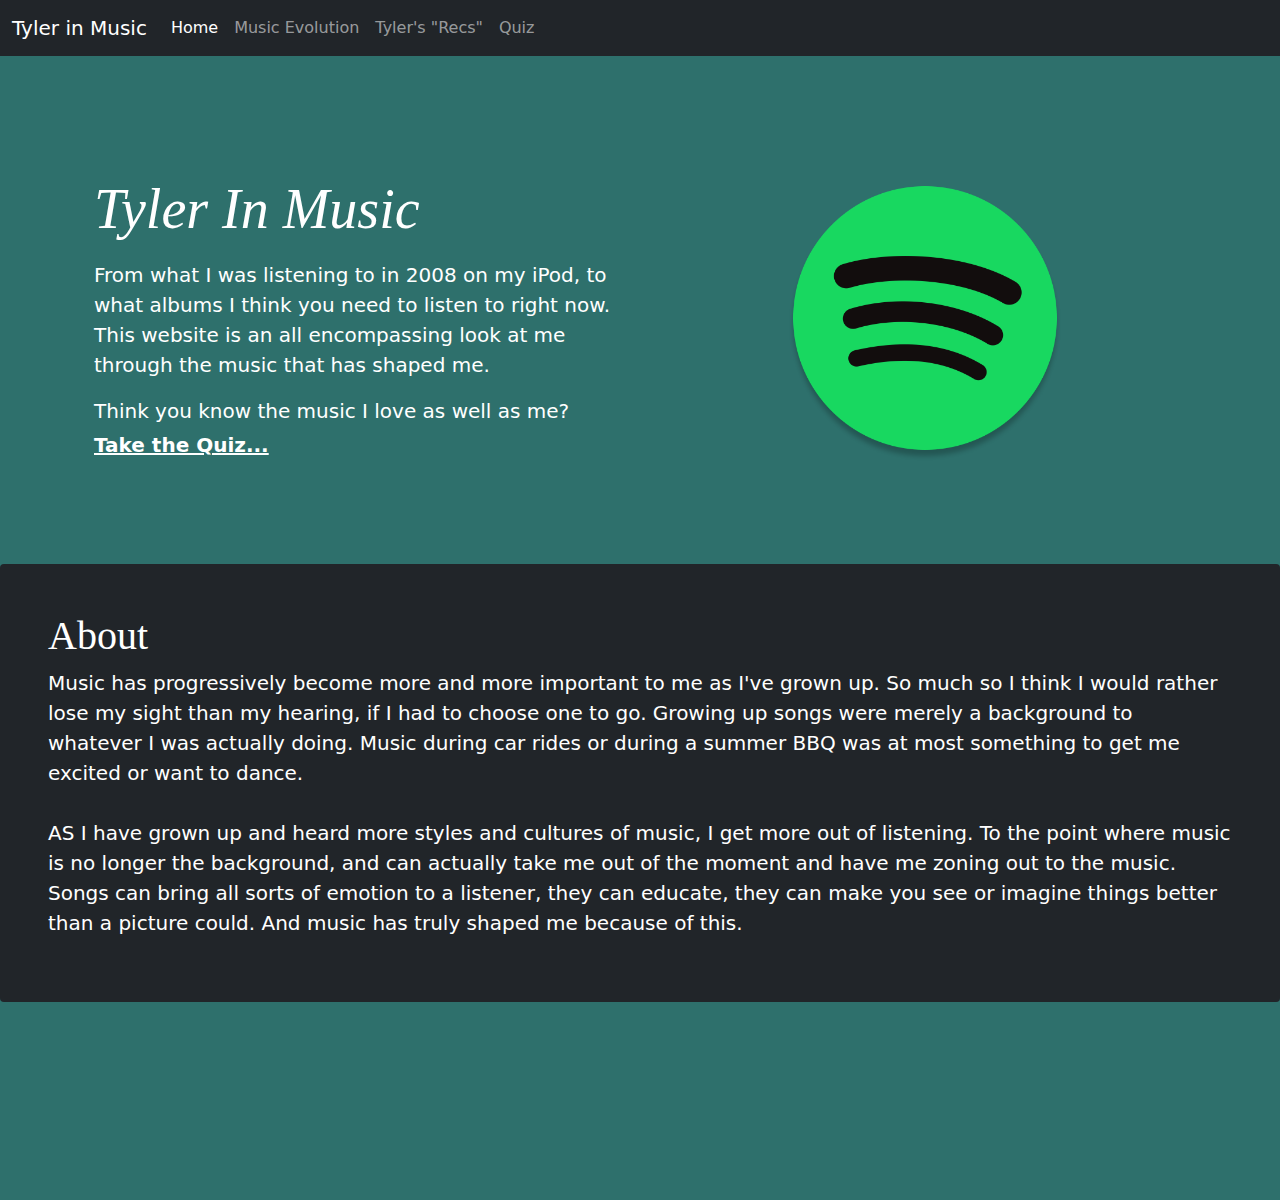
<file: index.html>
<!doctype html>
<html lang="en">
  <head>
    <meta charset="utf-8">
    <meta name="viewport" content="width=device-width, initial-scale=1">
    <meta name="description" content="">
    <meta name="author" content="Mark Otto, Jacob Thornton, and Bootstrap contributors">
    <meta name="generator" content="Hugo 0.88.1">
    <title>Tyler in Music</title>

    <link rel="canonical" href="https://getbootstrap.com/docs/5.1/examples/navbar-fixed/">

    

    <!-- Bootstrap core CSS -->
<link href="bootstrap.min.css" rel="stylesheet">

    <style>
      .bd-placeholder-img {
        font-size: 1.125rem;
        text-anchor: middle;
        -webkit-user-select: none;
        -moz-user-select: none;
        user-select: none;
      }

      @media (min-width: 768px) {
        .bd-placeholder-img-lg {
          font-size: 3.5rem;
        }
      }
    </style>

    
    <!-- Custom styles for this template -->
    <link href="indexStyle.css" rel="stylesheet">
  </head>
  <body>
    
<nav class="navbar navbar-expand-md navbar-dark fixed-top bg-dark">
  <div class="container-fluid">
    <a class="navbar-brand" href="#">Tyler in Music</a>
    <button class="navbar-toggler" type="button" data-bs-toggle="collapse" data-bs-target="#navbarCollapse" aria-controls="navbarCollapse" aria-expanded="false" aria-label="Toggle navigation">
      <span class="navbar-toggler-icon"></span>
    </button>
    <div class="collapse navbar-collapse " id="navbarCollapse">
      <ul class="navbar-nav me-auto mb-2 mb-md-0">
        <li class="nav-item">
          <a class="nav-link active" aria-current="page" href="index.html">Home</a>
        </li>
        <li class="nav-item">
          <a class="nav-link" href="evolution.html">Music Evolution</a>
        </li>
        <li class="nav-item">
          <a class="nav-link" href="recs.html">Tyler's "Recs"</a>
        </li>
		<li class="nav-item">
          <a class="nav-link" href="quiz.html">Quiz</a>
        </li>
      </ul>
    </div>
  </div>
</nav>

  <div class="container col-xxl-8 px-4 py-5">
    <div class="row flex-lg-row-reverse align-items-center g-5 py-5">
      <div class="col-10 col-sm-8 col-lg-6">
		<div class="image-container">
			<a href="https://open.spotify.com/user/peeweevle-us"><img src="media/spotify.png" class="d-block mx-lg-auto img-fluid" alt="Bootstrap Themes" width="300" height="300" loading="lazy"></a>
		</div>
      </div>
      <div class="col-lg-6">
        <h1 class="display-4 fst-italic">Tyler In Music</h1>        
		<p class="lead my-3">From what I was listening to in 2008 on my iPod, to what albums I think you need to listen to right now. This website is an all encompassing look at me through the music that has shaped me.</p>   
		<p class="lead my-1">Think you know the music I love as well as me?</p>
		<p class="lead mb-0"><a href="quiz.html" class="text-white fw-bold">Take the Quiz...</a></p>		
      </div>
    </div>
  </div>

  <div class="bg-dark p-5 rounded">
    <h1>About</h1>
    <p class="lead">Music has progressively become more and more important to me as I've grown up. So much so I think I would rather lose my sight than my hearing, if I had to choose one to go. Growing up songs were merely a background to whatever I was actually doing. Music during car rides or during a summer BBQ was at most something to get me excited or want to dance. <br><br>AS I have grown up and heard more styles and cultures of music, I get more out of listening. To the point where music is no longer the background, and can actually take me out of the moment and have me zoning out to the music. Songs can bring all sorts of emotion to a listener, they can educate, they can make you see or imagine things better than a picture could. And music has truly shaped me because of this. </p>
  </div>
  
</main>


    <script src=""></script>

      
  </body>
</html>
</file>
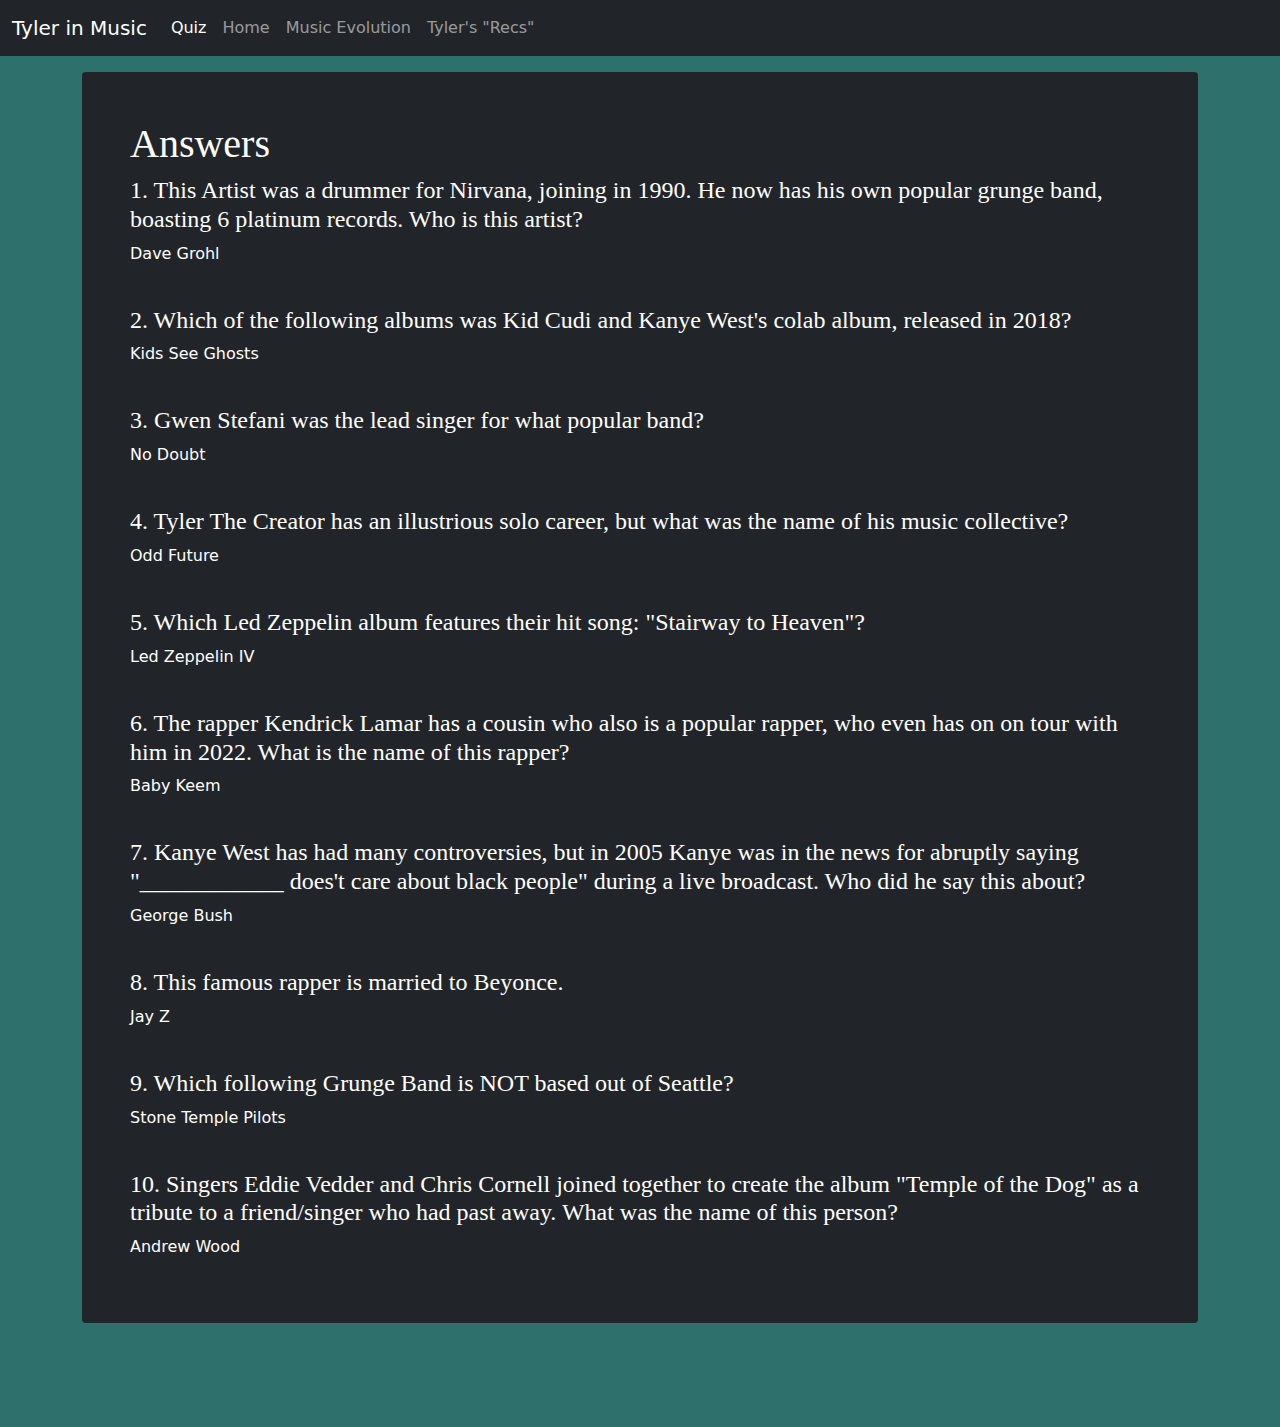
<file: answers.html>
<!doctype html>

<html lang="en">
  <head>
    <meta charset="utf-8">
    <meta name="viewport" content="width=device-width, initial-scale=1">
    <title>Tyler in Music</title>


    

    <!-- Bootstrap core CSS -->
<link href="bootstrap.min.css" rel="stylesheet">

    <style>
      .bd-placeholder-img {
        font-size: 1.125rem;
        text-anchor: middle;
        -webkit-user-select: none;
        -moz-user-select: none;
        user-select: none;
      }

      @media (min-width: 768px) {
        .bd-placeholder-img-lg {
          font-size: 3.5rem;
        }
      }
    </style>

    
    <!-- Custom styles for this template -->
    <link href="quizStyle.css" rel="stylesheet">
  </head>
  <body>
    
<nav class="navbar navbar-expand-md navbar-dark fixed-top bg-dark">
  <div class="container-fluid">
    <a class="navbar-brand" href="#">Tyler in Music</a>
    <button class="navbar-toggler" type="button" data-bs-toggle="collapse" data-bs-target="#navbarCollapse" aria-controls="navbarCollapse" aria-expanded="false" aria-label="Toggle navigation">
      <span class="navbar-toggler-icon"></span>
    </button>
    <div class="collapse navbar-collapse " id="navbarCollapse">
      <ul class="navbar-nav me-auto mb-2 mb-md-0">
        <li class="nav-item">
          <a class="nav-link active" aria-current="page" href="quiz.html">Quiz</a>
        </li>
		<li class="nav-item">
          <a class="nav-link" href="index.html">Home</a>
        </li>
        <li class="nav-item">
          <a class="nav-link" href="evolution.html">Music Evolution</a>
        </li>
        <li class="nav-item">
          <a class="nav-link" href="recs.html">Tyler's "Recs"</a>
        </li>
      </ul>
    </div>
  </div>
</nav>

<main class="container">
	<div class="bg-dark p-5 rounded">
		<h1>Answers</h1>
    	<h4>1. This Artist was a drummer for Nirvana, joining in 1990. He now has his own popular grunge band, boasting 6 platinum records. Who is this artist? </h4>
		<p id="answer">Dave Grohl</p>
		<br>
		<h4>2. Which of the following albums was Kid Cudi and Kanye West's colab album, released in 2018? </h4>
		<p id="answer">Kids See Ghosts</p>
		<br>
		<h4>3. Gwen Stefani was the lead singer for what popular band? </h4>
		<p id="answer">No Doubt</p>
		<br>
		<h4>4. Tyler The Creator has an illustrious solo career, but what was the name of his music collective? </h4>
		<p id="answer">Odd Future</p>
		<br>
		<h4>5. Which Led Zeppelin album features their hit song: "Stairway to Heaven"? </h4>
		<p id="answer">Led Zeppelin IV</p>
		<br>
		<h4>6. The rapper Kendrick Lamar has a cousin who also is a popular rapper, who even has on on tour with him in 2022. What is the name of this rapper? </h4>
		<p id="answer">Baby Keem</p>
		<br>
		<h4>7. Kanye West has had many controversies, but in 2005 Kanye was in the news for abruptly saying "____________ does't care about black people" during a live broadcast. Who did he say this about? </h4>
		<p id="answer">George Bush</p>
		<br>
		<h4>8. This famous rapper is married to Beyonce. </h4>
		<p id="answer">Jay Z</p>
		<br>
		<h4>9. Which following Grunge Band is NOT based out of Seattle? </h4>
		<p id="answer">Stone Temple Pilots</p>
		<br>
		<h4>10. Singers Eddie Vedder and Chris Cornell joined together to create the album "Temple of the Dog" as a tribute to a friend/singer who had past away. What was the name of this person? </h4>
		<p id="answer">Andrew Wood</p>
	</div>
	
</main>

<script src="quizScripts.js"></script>

      
  </body>
</html>
</file>
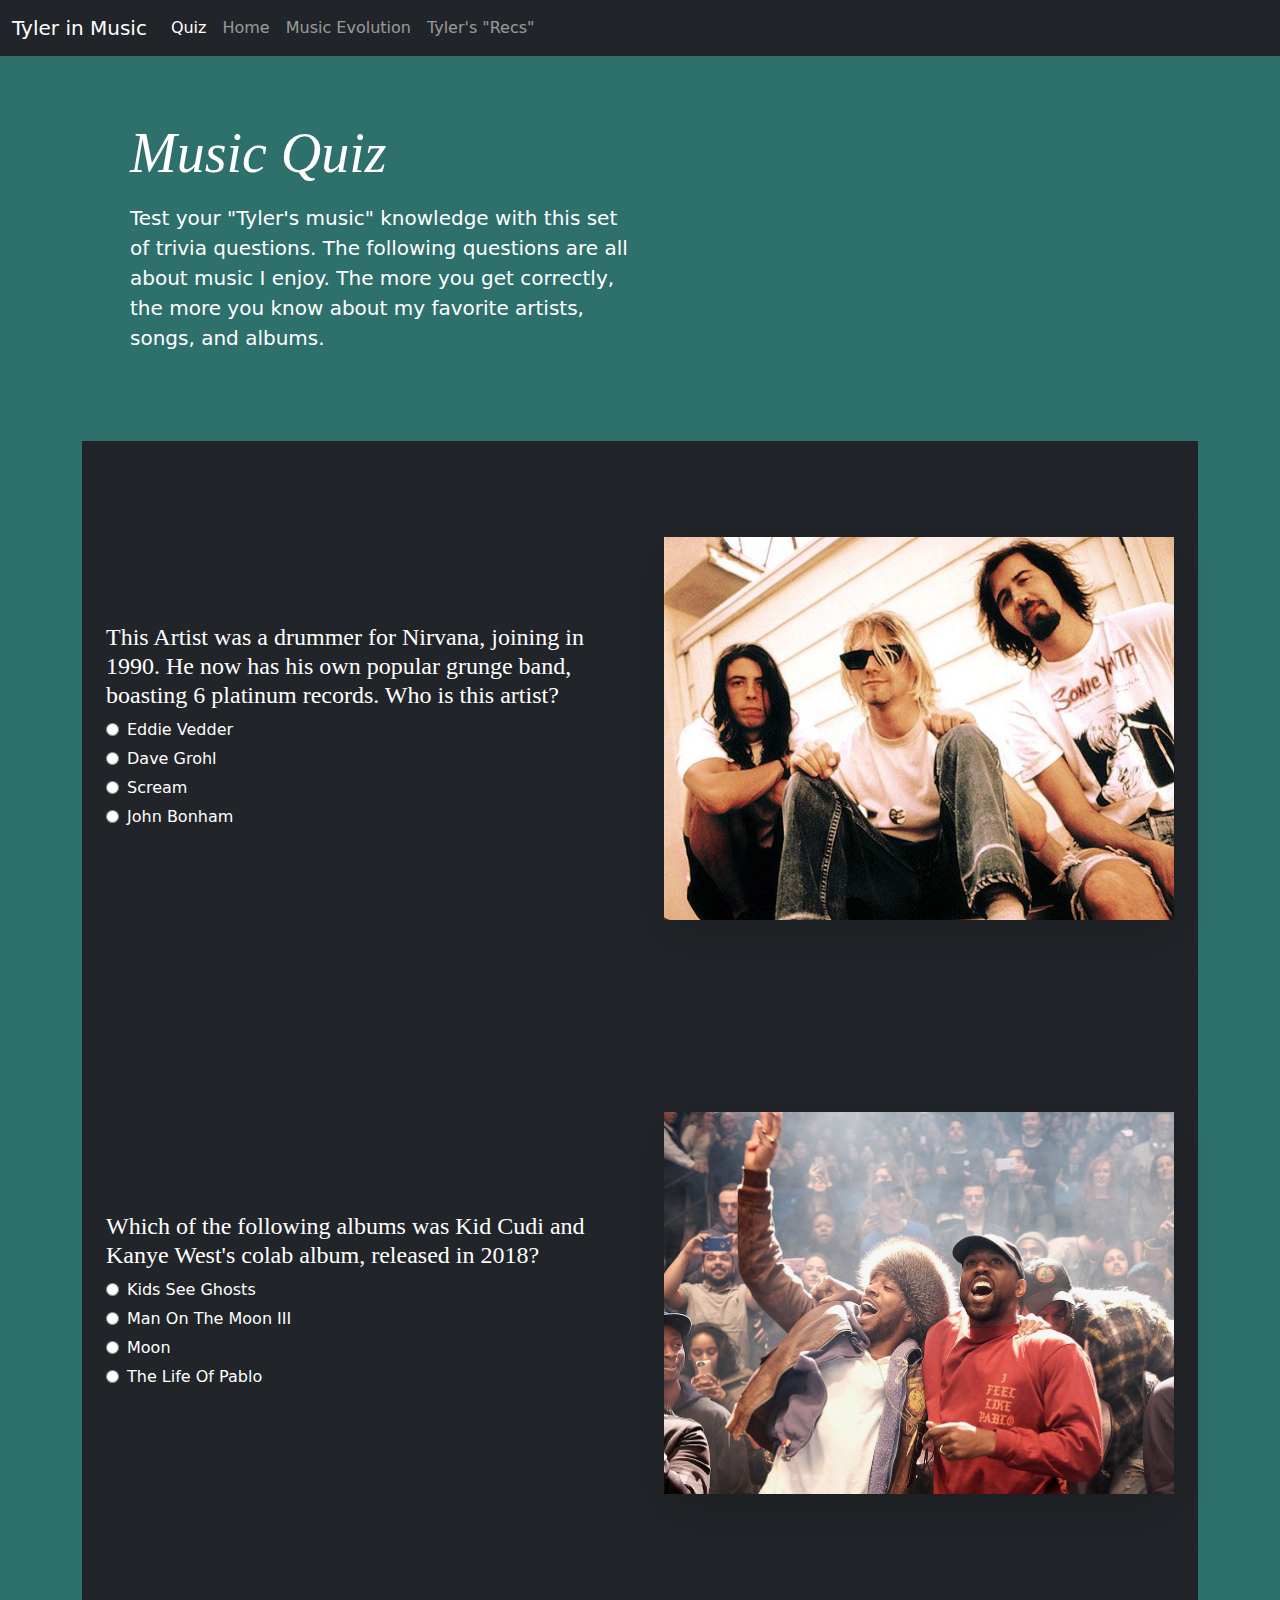
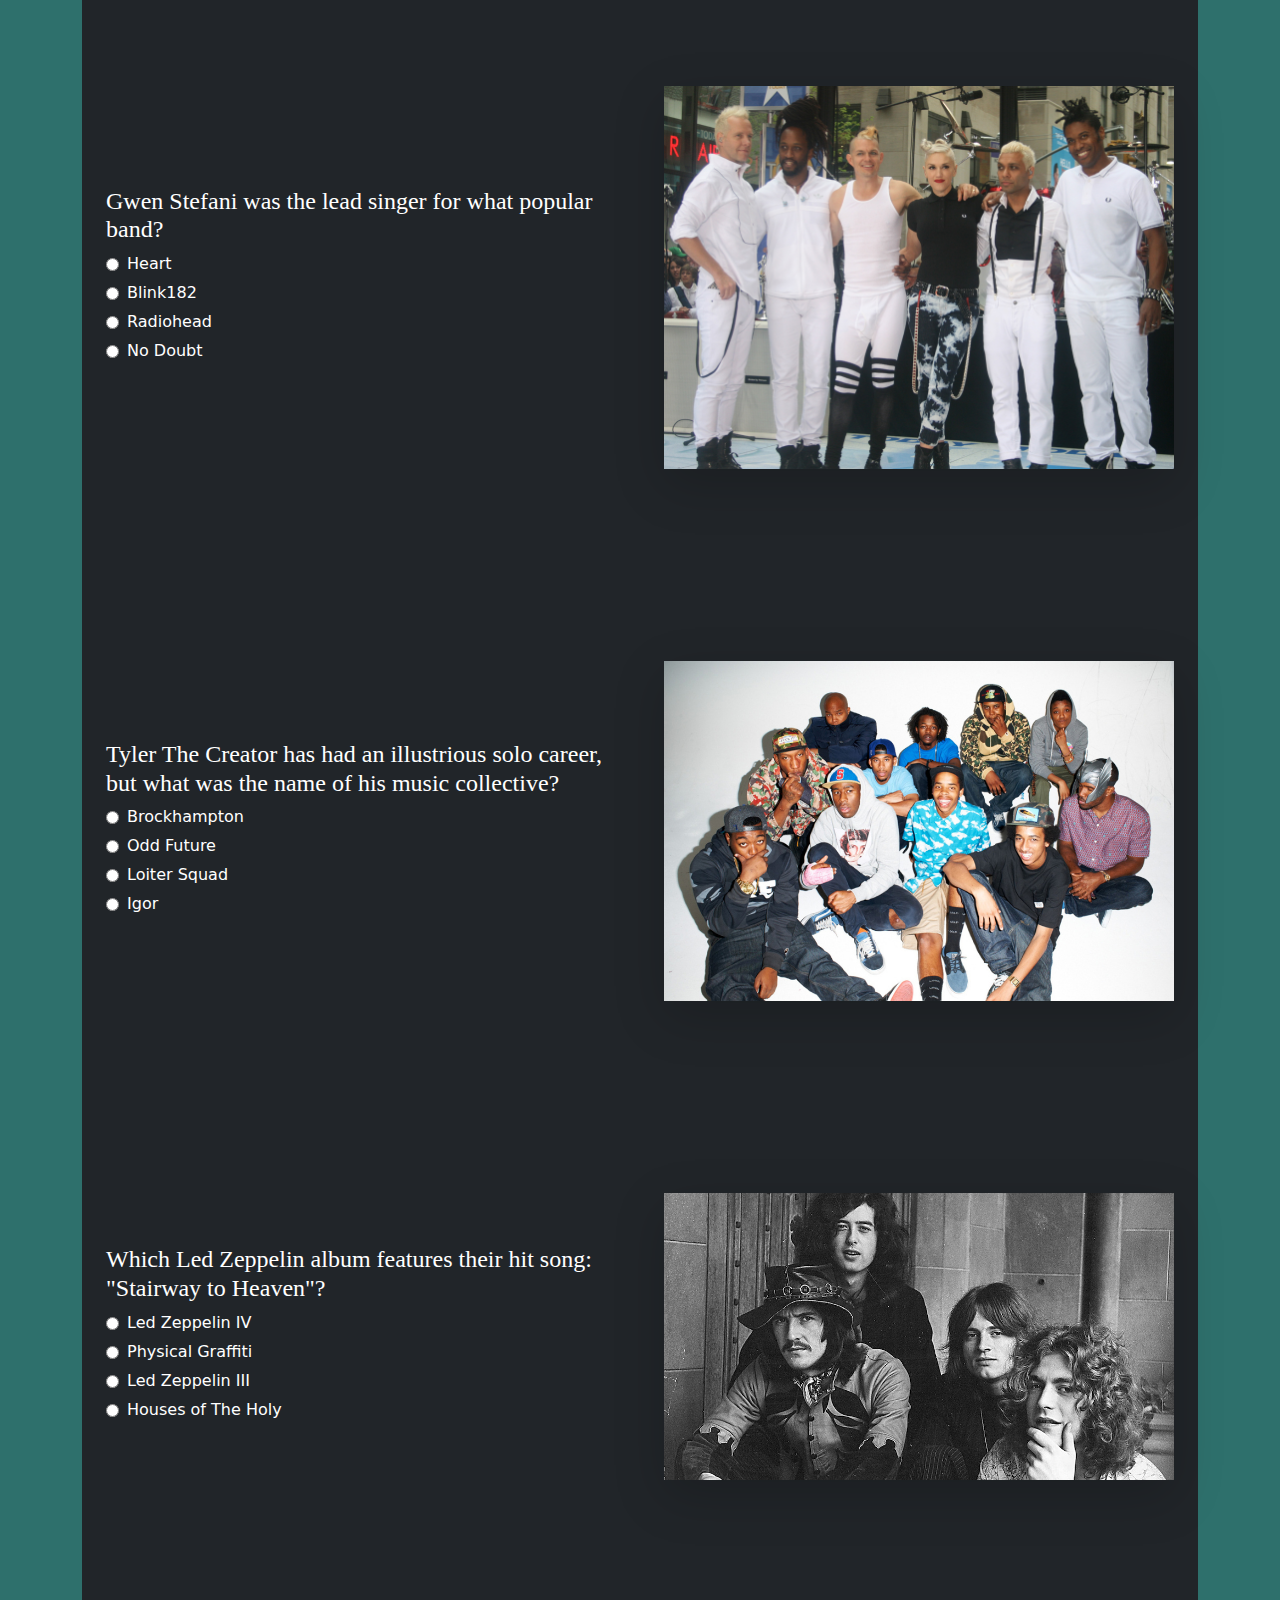
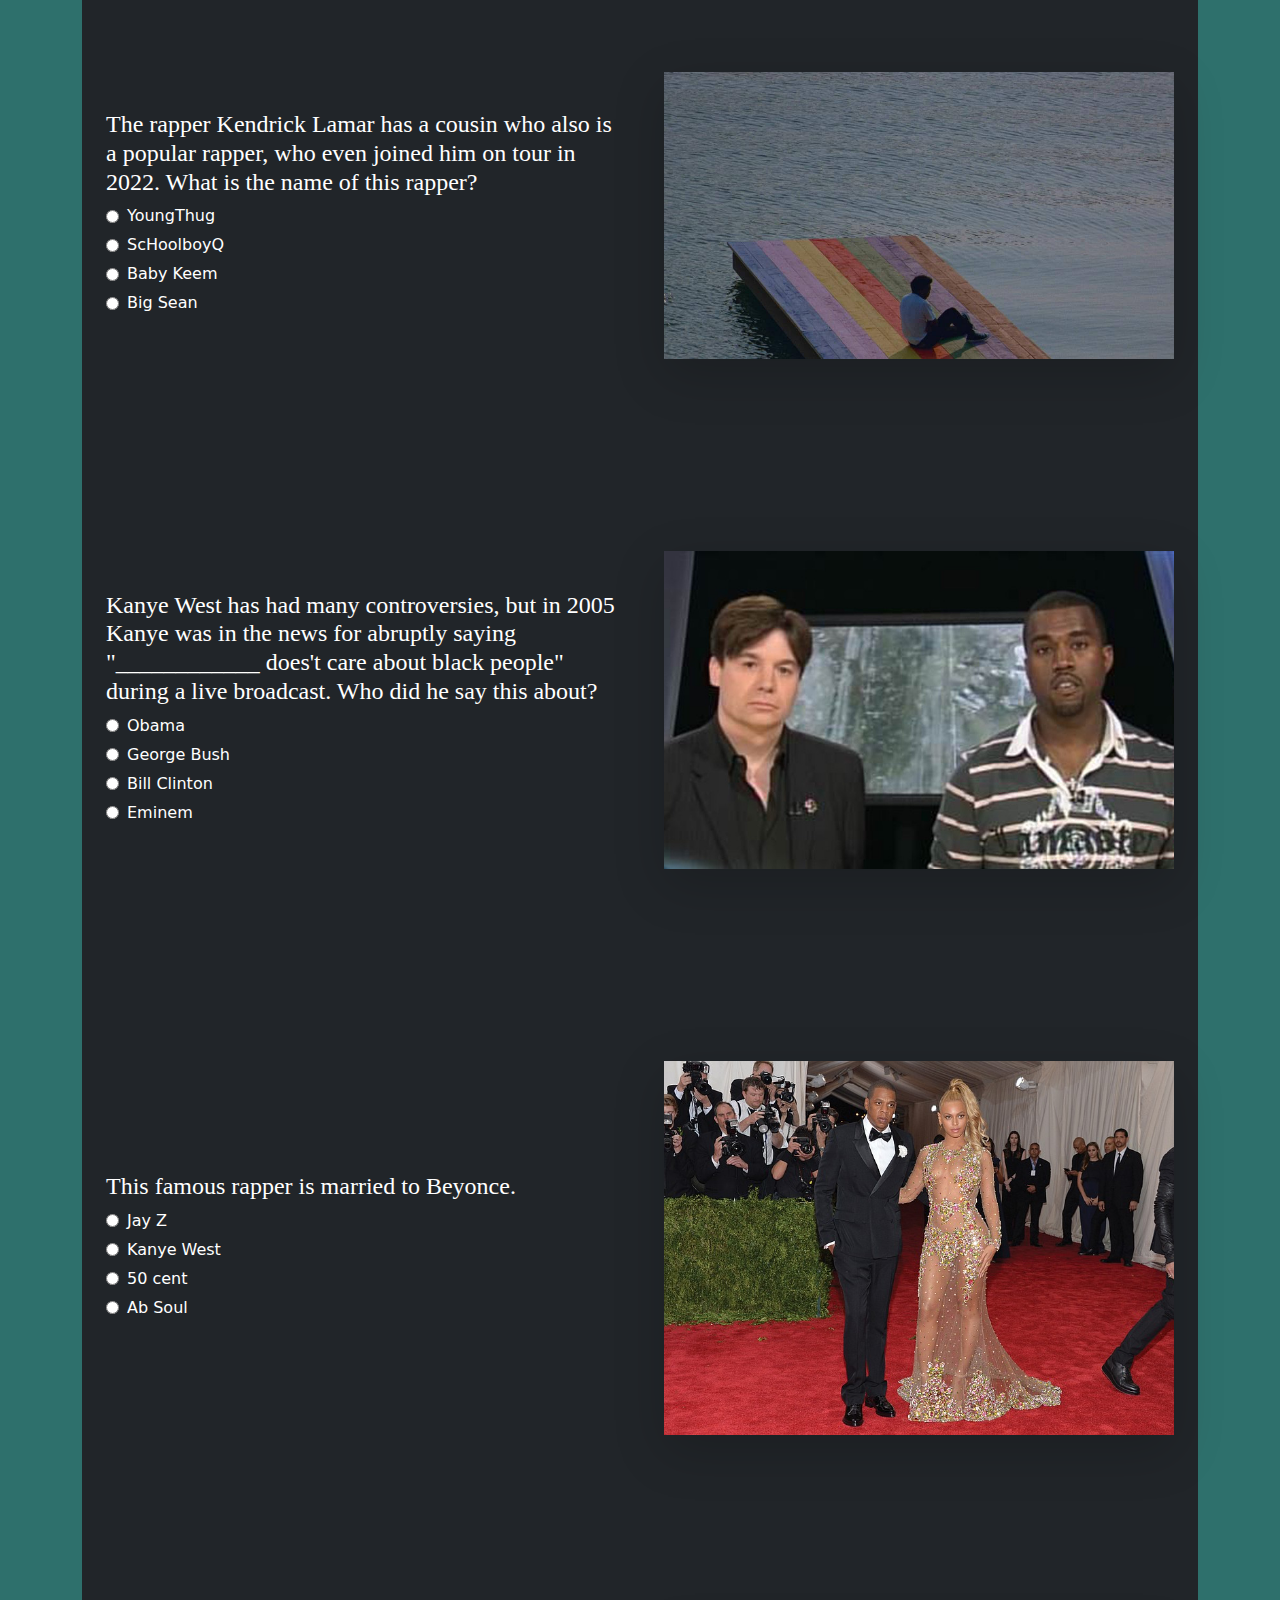
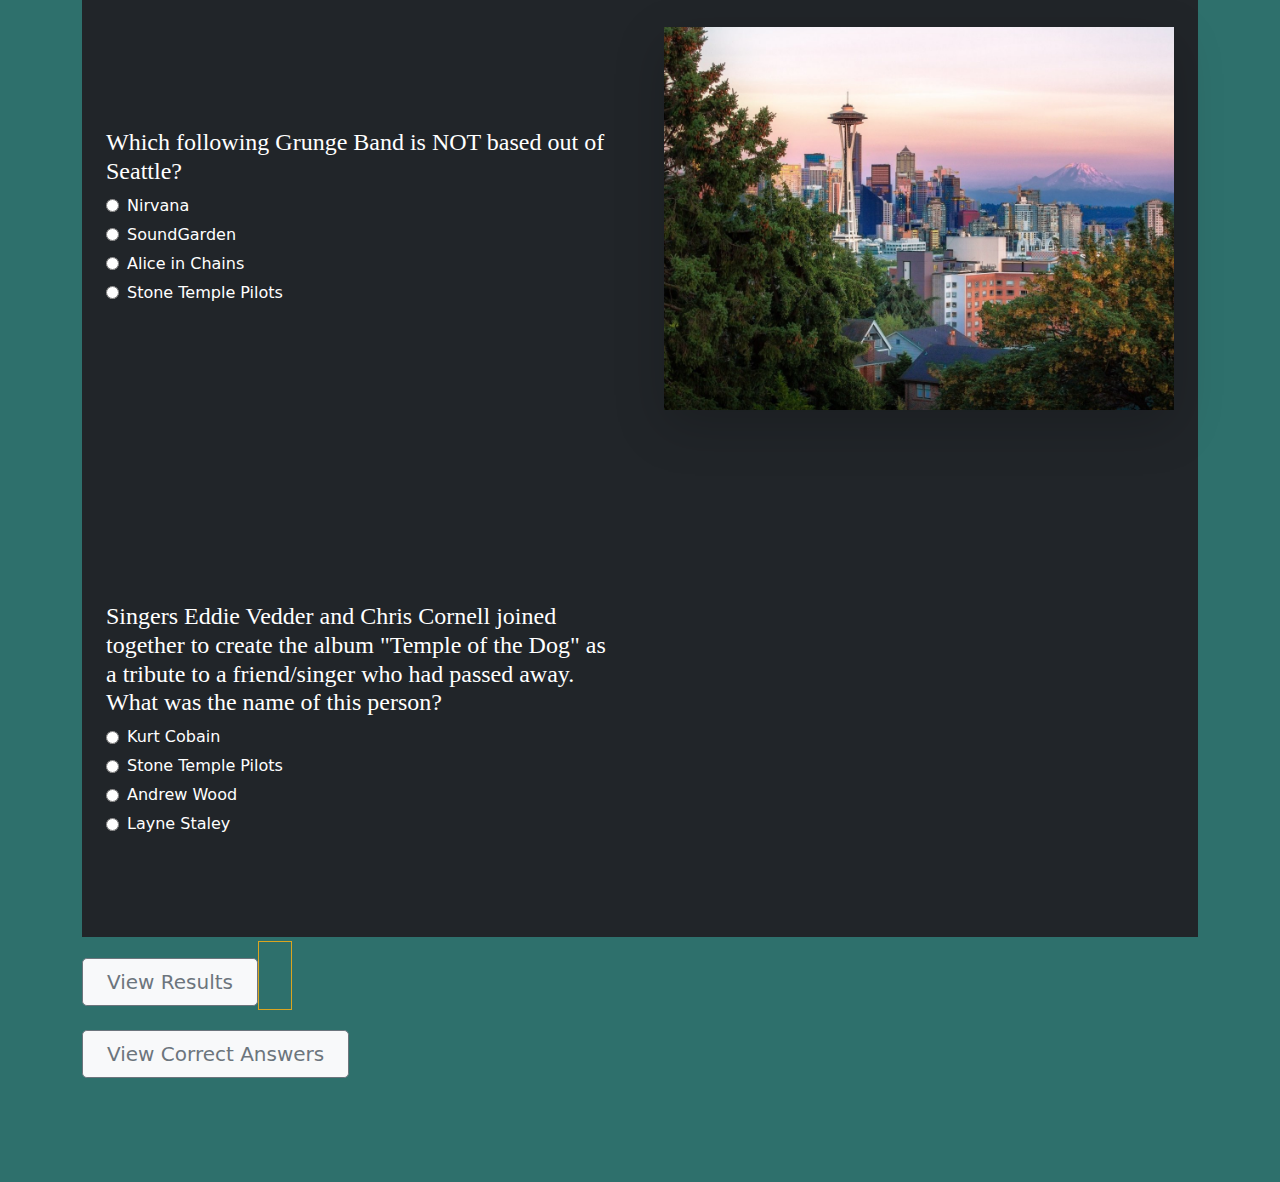
<file: quiz.html>
<!doctype html>

<html lang="en">
  <head>
    <meta charset="utf-8">
    <meta name="viewport" content="width=device-width, initial-scale=1">
    <title>Tyler in Music</title>


    

    <!-- Bootstrap core CSS -->
<link href="bootstrap.min.css" rel="stylesheet">

    <style>
      .bd-placeholder-img {
        font-size: 1.125rem;
        text-anchor: middle;
        -webkit-user-select: none;
        -moz-user-select: none;
        user-select: none;
      }

      @media (min-width: 768px) {
        .bd-placeholder-img-lg {
          font-size: 3.5rem;
        }
      }
    </style>

    
    <!-- Custom styles for this template -->
    <link href="quizStyle.css" rel="stylesheet">
  </head>
  <body>
    
<nav class="navbar navbar-expand-md navbar-dark fixed-top bg-dark">
  <div class="container-fluid">
    <a class="navbar-brand" href="#">Tyler in Music</a>
    <button class="navbar-toggler" type="button" data-bs-toggle="collapse" data-bs-target="#navbarCollapse" aria-controls="navbarCollapse" aria-expanded="false" aria-label="Toggle navigation">
      <span class="navbar-toggler-icon"></span>
    </button>
    <div class="collapse navbar-collapse " id="navbarCollapse">
      <ul class="navbar-nav me-auto mb-2 mb-md-0">
        <li class="nav-item">
          <a class="nav-link active" aria-current="page" href="quiz.html">Quiz</a>
        </li>
		<li class="nav-item">
          <a class="nav-link" href="index.html">Home</a>
        </li>
        <li class="nav-item">
          <a class="nav-link" href="evolution.html">Music Evolution</a>
        </li>
        <li class="nav-item">
          <a class="nav-link" href="recs.html">Tyler's "Recs"</a>
        </li>
      </ul>
    </div>
  </div>
</nav>
  
  <main class="container">
  <div class="p-4 p-md-5 mb-4 text-white rounded">
    <div class="col-md-6 px-0">
      <h1 class="display-4 fst-italic">Music Quiz</h1>
      <p class="lead my-3">Test your "Tyler's music" knowledge with this set of trivia questions. The following questions are all about music I enjoy. The more you get correctly, the more you know about my favorite artists, songs, and albums.</p>
    </div>
  </div>
  
  
  <ul class="quiz">
  
    	<li>
			<div class="container col-xxl-8 px-4 py-5 bg-dark">
				<div class="row flex-lg-row-reverse align-items-center g-5 py-5">
					<div class="col-10 col-sm-8 col-lg-6">
						<img src="media/nirv.jpeg" class="d-block mx-lg-auto img-fluid shadow-lg" alt="Bootstrap Themes" loading="lazy" id="tour"> 
					</div>
					<div class="col-lg-6">
						<h4>This Artist was a drummer for Nirvana, joining in 1990. He now has his own popular grunge band, boasting 6 platinum records. Who is this artist?</h4>
						<ul class="choices">
							<li>
								<label><input type="radio" name="question0" value="A" /><span>Eddie Vedder</span></label>
							</li>
							<li>
								<label><input type="radio" name="question0" value="B" /><span>Dave Grohl</span></label>
							</li>
							<li>
								<label><input type="radio" name="question0" value="C" /><span>Scream</span></label>
							</li>
							<li>
								<label><input type="radio" name="question0" value="D" /><span>John Bonham</span></label>
							</li>
						</ul>
					</div>
				</div>
			</div>
		</li>
    	<li>
			<div class="container col-xxl-8 px-4 py-5 bg-dark">
				<div class="row flex-lg-row-reverse align-items-center g-5 py-5">
					<div class="col-10 col-sm-8 col-lg-6">
						<img src="media/kidkanye.jpeg" class="d-block mx-lg-auto img-fluid shadow-lg" alt="Bootstrap Themes" loading="lazy" id="tour"> 
					</div>
					<div class="col-lg-6">
						<h4>Which of the following albums was Kid Cudi and Kanye West's colab album, released in 2018?</h4>
						<ul class="choices">
							<li>
								<label><input type="radio" name="question1" value="A" /><span>Kids See Ghosts</span></label>
							</li>
							<li>
								<label><input type="radio" name="question1" value="B" /><span>Man On The Moon III</span></label>
							</li>
							<li>
								<label><input type="radio" name="question1" value="C" /><span>Moon</span></label>
							</li>
							<li>
								<label><input type="radio" name="question1" value="D" /><span>The Life Of Pablo</span></label>
							</li>
						</ul>
					</div>
				</div>
			</div>
  		</li>
    	<li>
			<div class="container col-xxl-8 px-4 py-5 bg-dark">
				<div class="row flex-lg-row-reverse align-items-center g-5 py-5">
					<div class="col-10 col-sm-8 col-lg-6">
						<img src="media/nodoubt.jpeg" class="d-block mx-lg-auto img-fluid shadow-lg" alt="Bootstrap Themes" loading="lazy" id="tour"> 
					</div>
					<div class="col-lg-6">
						<h4>Gwen Stefani was the lead singer for what popular band?</h4>
						<ul class="choices">
							<li>
								<label><input type="radio" name="question2" value="A" /><span>Heart</span></label>
							</li>
							<li>
								<label><input type="radio" name="question2" value="B" /><span>Blink182</span></label>
							</li>
							<li>
								<label><input type="radio" name="question2" value="C" /><span>Radiohead</span></label>
							</li>
							<li>
								<label><input type="radio" name="question2" value="D" /><span>No Doubt</span></label>
							</li>
						</ul>
					</div>
				</div>
			</div>
		</li>
    	<li>
			<div class="container col-xxl-8 px-4 py-5 bg-dark">
				<div class="row flex-lg-row-reverse align-items-center g-5 py-5">
					<div class="col-10 col-sm-8 col-lg-6">
						<img src="media/of.jpeg" class="d-block mx-lg-auto img-fluid shadow-lg" alt="Bootstrap Themes" loading="lazy" id="tour"> 
					</div>
					<div class="col-lg-6">
						<h4>Tyler The Creator has had an illustrious solo career, but what was the name of his music collective?</h4>
						<ul class="choices">
							<li>
								<label><input type="radio" name="question3" value="A" /><span>Brockhampton</span></label>
							</li>
							<li>
								<label><input type="radio" name="question3" value="B" /><span>Odd Future</span></label>
							</li>
							<li>
								<label><input type="radio" name="question3" value="C" /><span>Loiter Squad</span></label>
							</li>
							<li>
								<label><input type="radio" name="question3" value="D" /><span>Igor</span></label>
							</li>
						</ul>
					</div>
				</div>
			</div>
  		</li>
    	<li>
			<div class="container col-xxl-8 px-4 py-5 bg-dark">
				<div class="row flex-lg-row-reverse align-items-center g-5 py-5">
					<div class="col-10 col-sm-8 col-lg-6">
						<img src="media/led.jpeg" class="d-block mx-lg-auto img-fluid shadow-lg" alt="Bootstrap Themes" loading="lazy" id="tour"> 
					</div>
					<div class="col-lg-6">
						<h4>Which Led Zeppelin album features their hit song: "Stairway to Heaven"?</h4>
						<ul class="choices">
							<li>
								<label><input type="radio" name="question4" value="A" /><span>Led Zeppelin IV</span></label>
							</li>
							<li>
								<label><input type="radio" name="question4" value="B" /><span>Physical Graffiti</span></label>
							</li>
							<li>
								<label><input type="radio" name="question4" value="C" /><span>Led Zeppelin III</span></label>
							</li>
							<li>
								<label><input type="radio" name="question4" value="D" /><span>Houses of The Holy</span></label>
							</li>
						</ul>
					</div>
				</div>
			</div>
  		</li>
    	<li>
			<div class="container col-xxl-8 px-4 py-5 bg-dark">
				<div class="row flex-lg-row-reverse align-items-center g-5 py-5">
					<div class="col-10 col-sm-8 col-lg-6">
						<img src="media/keem.jpeg" class="d-block mx-lg-auto img-fluid shadow-lg" alt="Bootstrap Themes" loading="lazy" id="tour"> 
					</div>
					<div class="col-lg-6">
						<h4>The rapper Kendrick Lamar has a cousin who also is a popular rapper, who even joined him on tour in 2022. What is the name of this rapper?</h4>
						<ul class="choices">
							<li>
								<label><input type="radio" name="question5" value="A" /><span>YoungThug</span></label>
							</li>
							<li>
								<label><input type="radio" name="question5" value="B" /><span>ScHoolboyQ</span></label>
							</li>
							<li>
								<label><input type="radio" name="question5" value="C" /><span>Baby Keem</span></label>
							</li>
							<li>
								<label><input type="radio" name="question5" value="D" /><span>Big Sean</span></label>
							</li>
						</ul>
					</div>
				</div>
			</div>
  		</li>
    	<li>
			<div class="container col-xxl-8 px-4 py-5 bg-dark">
				<div class="row flex-lg-row-reverse align-items-center g-5 py-5">
					<div class="col-10 col-sm-8 col-lg-6">
						<img src="media/kgb.jpeg" class="d-block mx-lg-auto img-fluid shadow-lg" alt="Bootstrap Themes" loading="lazy" id="tour"> 
					</div>
					<div class="col-lg-6">
						<h4>Kanye West has had many controversies, but in 2005 Kanye was in the news for abruptly saying "____________ does't care about black people" during a live broadcast. Who did he say this about?</h4>
						<ul class="choices">
							<li>
								<label><input type="radio" name="question6" value="A" /><span>Obama</span></label>
							</li>
							<li>
								<label><input type="radio" name="question6" value="B" /><span>George Bush</span></label>
							</li>
							<li>
								<label><input type="radio" name="question6" value="C" /><span>Bill Clinton</span></label>
							</li>
							<li>
								<label><input type="radio" name="question6" value="D" /><span>Eminem</span></label>
							</li>
						</ul>
					</div>
				</div>
			</div>
  		</li>
    	<li>
			<div class="container col-xxl-8 px-4 py-5 bg-dark">
				<div class="row flex-lg-row-reverse align-items-center g-5 py-5">
					<div class="col-10 col-sm-8 col-lg-6">
						<img src="media/jayz.jpeg" class="d-block mx-lg-auto img-fluid shadow-lg" alt="Bootstrap Themes" loading="lazy" id="tour"> 
					</div>
					<div class="col-lg-6">
						<h4>This famous rapper is married to Beyonce.</h4>
						<ul class="choices">
							<li>
								<label><input type="radio" name="question7" value="A" /><span>Jay Z</span></label>
							</li>
							<li>
								<label><input type="radio" name="question7" value="B" /><span>Kanye West</span></label>
							</li>
							<li>
								<label><input type="radio" name="question7" value="C" /><span>50 cent</span></label>
							</li>
							<li>
								<label><input type="radio" name="question7" value="D" /><span>Ab Soul</span></label>
							</li>
						</ul>
					</div>
				</div>
			</div>
  		</li>
    	<li>
			<div class="container col-xxl-8 px-4 py-5 bg-dark">
				<div class="row flex-lg-row-reverse align-items-center g-5 py-5">
					<div class="col-10 col-sm-8 col-lg-6">
						<img src="media/seatt.jpeg" class="d-block mx-lg-auto img-fluid shadow-lg" alt="Bootstrap Themes" loading="lazy" id="tour"> 
					</div>
					<div class="col-lg-6">
						<h4>Which following Grunge Band is NOT based out of Seattle?</h4>
						<ul class="choices">
							<li>
								<label><input type="radio" name="question8" value="A" /><span>Nirvana</span></label>
							</li>
							<li>
								<label><input type="radio" name="question8" value="B" /><span>SoundGarden</span></label>
							</li>
							<li>
								<label><input type="radio" name="question8" value="C" /><span>Alice in Chains</span></label>
							</li>
							<li>
								<label><input type="radio" name="question8" value="D" /><span>Stone Temple Pilots</span></label>
							</li>
						</ul>
					</div>
				</div>
			</div>
		</li>
    	<li>
			<div class="container col-xxl-8 px-4 py-5 bg-dark">
				<div class="row flex-lg-row-reverse align-items-center g-5 py-5">
					<div class="col-10 col-sm-8 col-lg-6">
						<img src="media/totd.jpeg" class="d-block mx-lg-auto img-fluid shadow-lg" alt="Bootstrap Themes" loading="lazy" id="tour"> 
					</div>
					<div class="col-lg-6">
						<h4>Singers Eddie Vedder and Chris Cornell joined together to create the album "Temple of the Dog" as a tribute to a friend/singer who had passed away. What was the name of this person?</h4>
						<ul class="choices">
							<li>
								<label><input type="radio" name="question9" value="A" /><span>Kurt Cobain</span></label>
							</li>
							<li>
								<label><input type="radio" name="question9" value="B" /><span>Stone Temple Pilots</span></label>
							</li>
							<li>
								<label><input type="radio" name="question9" value="C" /><span>Andrew Wood</span></label>
							</li>
							<li>
								<label><input type="radio" name="question9" value="D" /><span>Layne Staley</span></label>
							</li>
						</ul>
					</div>
				</div>
			</div>
		</li>
	</ul>
	
	<button class="btn btn-outline-secondary btn-lg px-4 bg-light" onclick="returnScore()">View Results</button>
	<span id="myresults" class="my-results" style="font-size: 30px;"></span>
	  
	<br>
	<br>
	<a href="answers.html" class="btn btn-outline-secondary btn-lg px-4 bg-light">View Correct Answers</a>
	  
</main>

<script src="quizScripts.js"></script>

  </body>
</html>
</file>
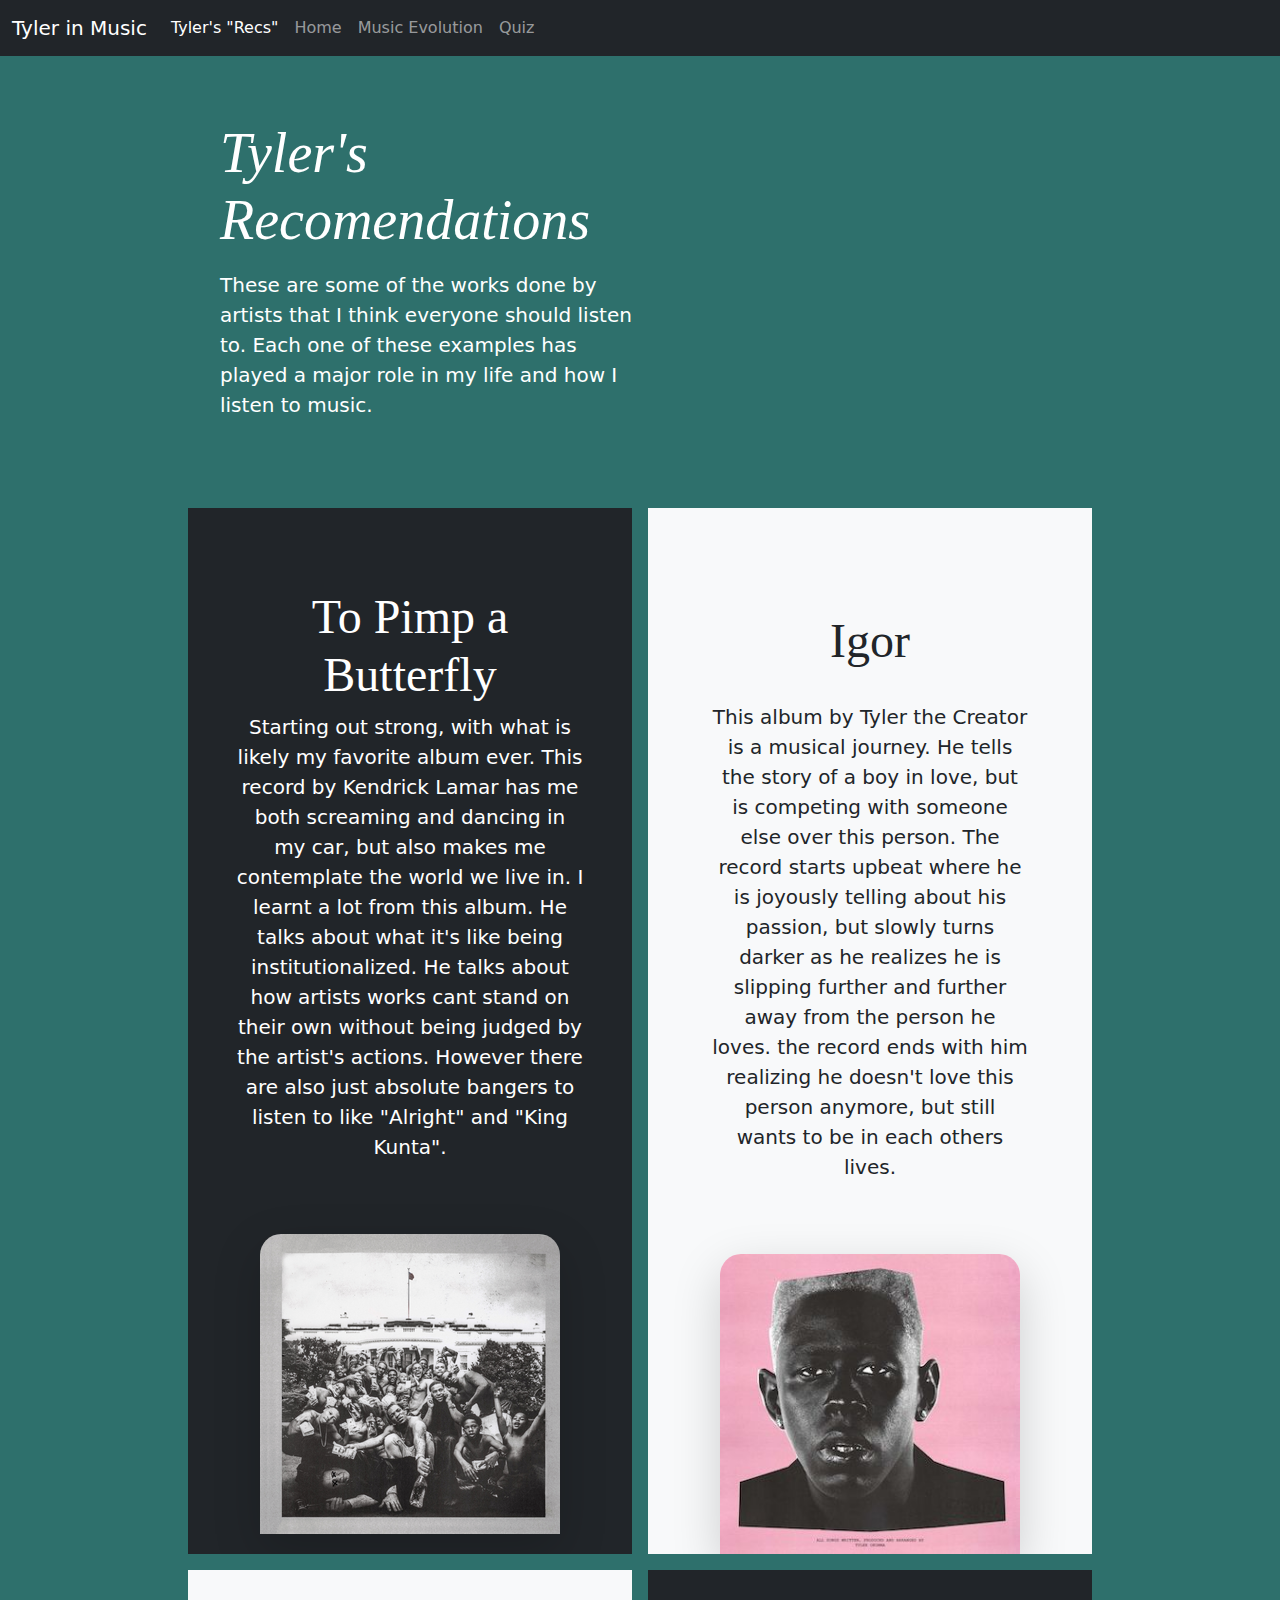
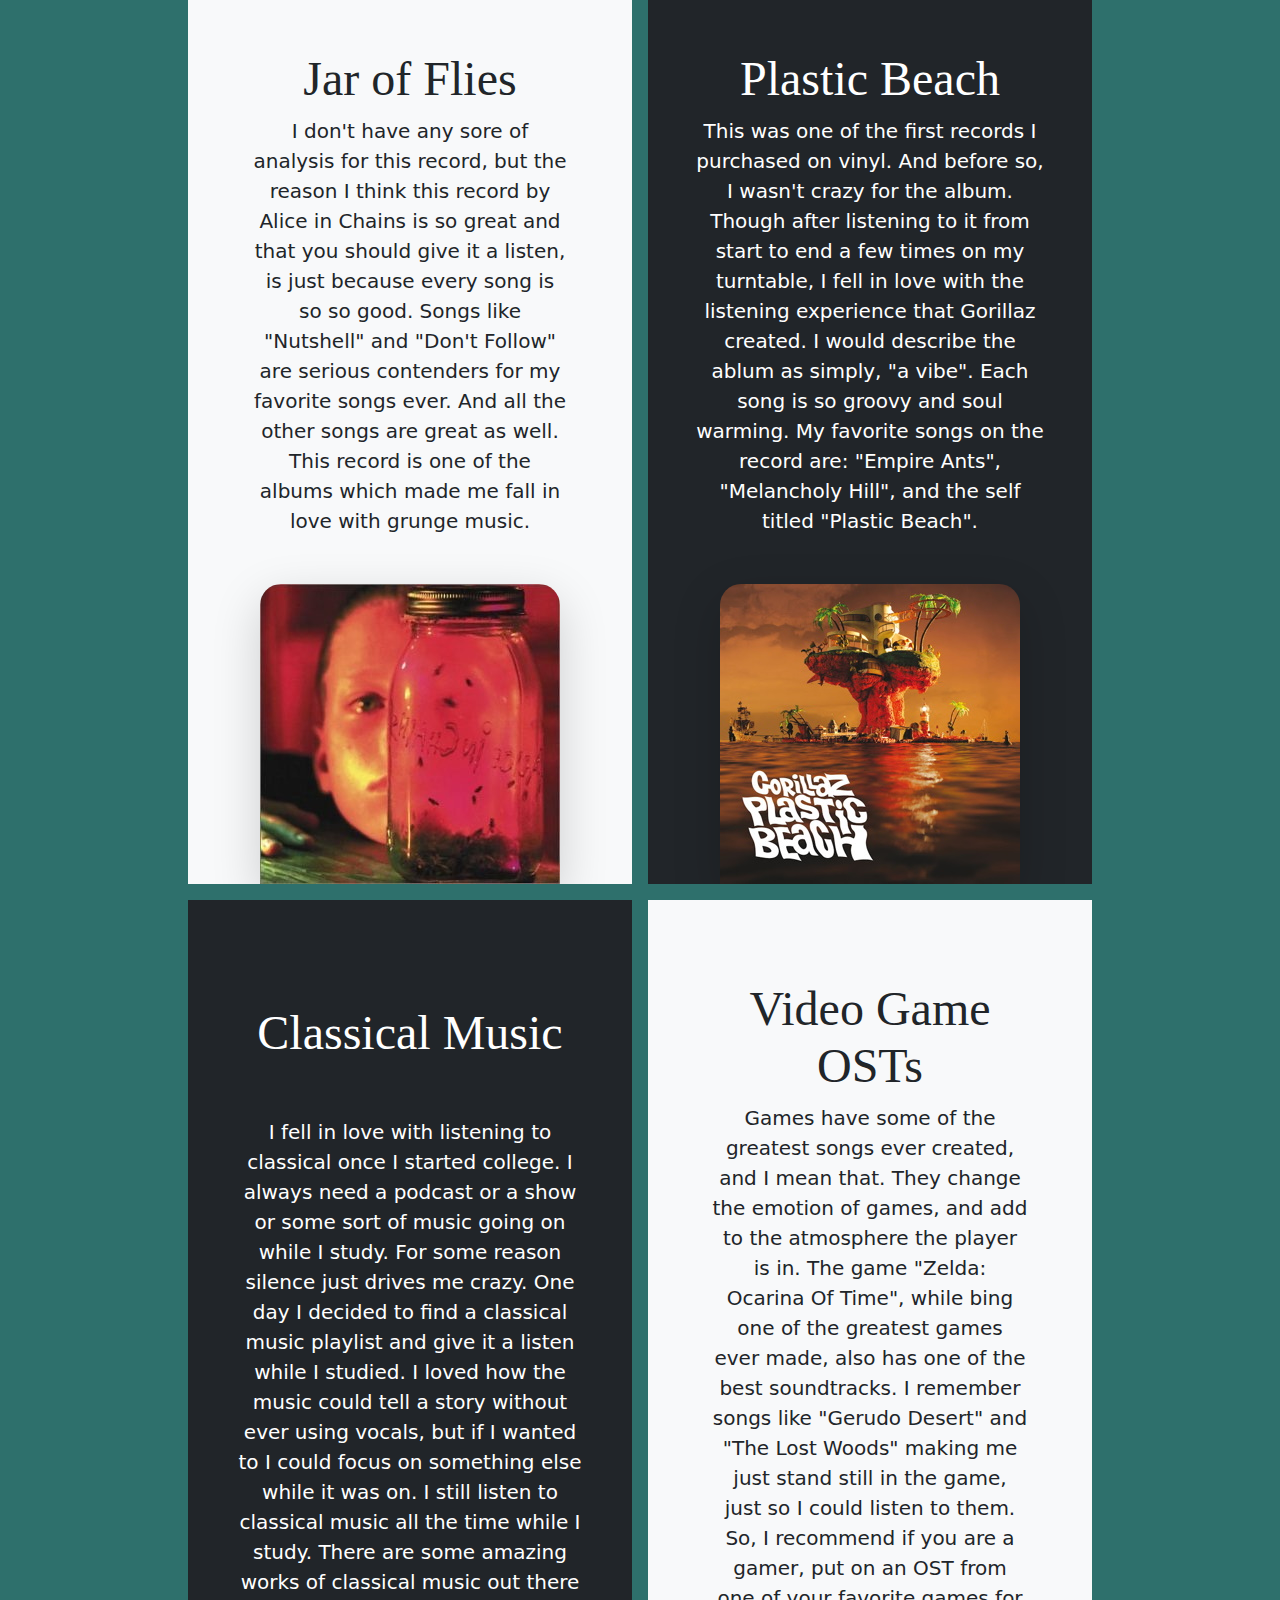
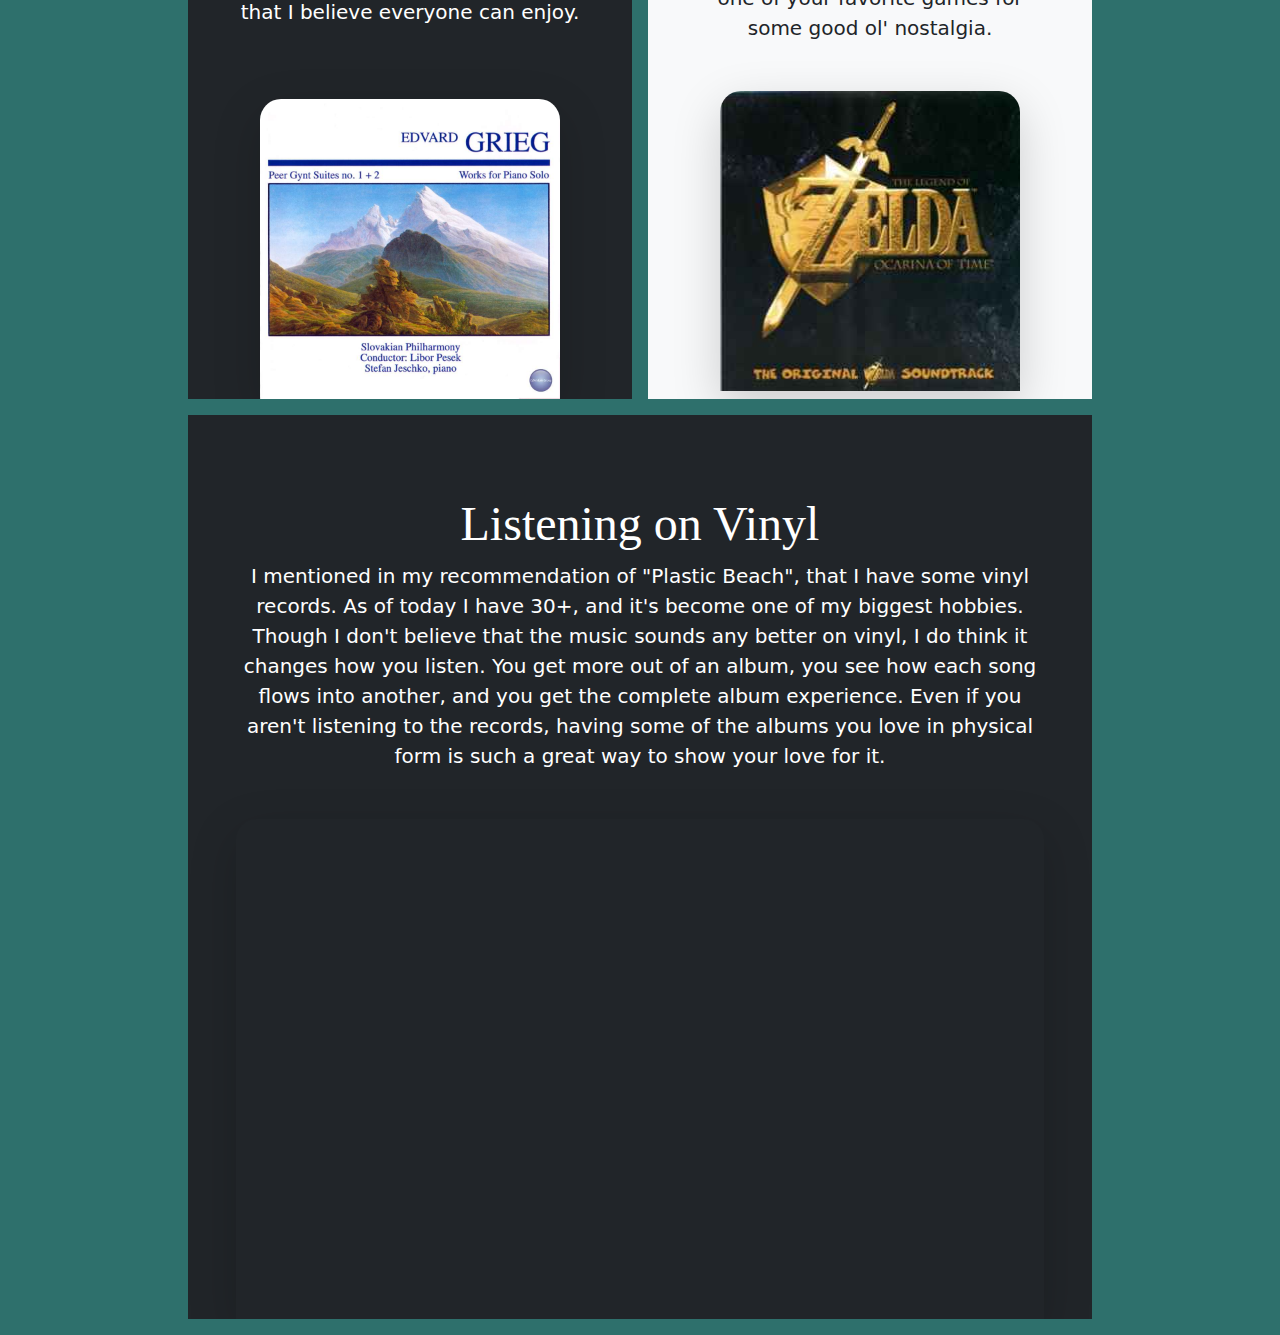
<file: recs.html>
<!doctype html>
<html lang="en">
  <head>
    <meta charset="utf-8">
    <meta name="viewport" content="width=device-width, initial-scale=1">
    <meta name="description" content="">
    <meta name="author" content="Mark Otto, Jacob Thornton, and Bootstrap contributors">
    <meta name="generator" content="Hugo 0.88.1">
    <title>Tyler in Music</title>

    <link rel="canonical" href="https://getbootstrap.com/docs/5.1/examples/navbar-fixed/">

    

    <!-- Bootstrap core CSS -->
<link href="bootstrap.min.css" rel="stylesheet">

    <style>
      .bd-placeholder-img {
        font-size: 1.125rem;
        text-anchor: middle;
        -webkit-user-select: none;
        -moz-user-select: none;
        user-select: none;
      }

      @media (min-width: 768px) {
        .bd-placeholder-img-lg {
          font-size: 3.5rem;
        }
      }
    </style>

    
    <!-- Custom styles for this template -->
    <link href="recsStyle.css" rel="stylesheet">
  </head>
  <body>
    
<nav class="navbar navbar-expand-md navbar-dark fixed-top bg-dark">
  <div class="container-fluid">
    <a class="navbar-brand" href="#">Tyler in Music</a>
    <button class="navbar-toggler" type="button" data-bs-toggle="collapse" data-bs-target="#navbarCollapse" aria-controls="navbarCollapse" aria-expanded="false" aria-label="Toggle navigation">
      <span class="navbar-toggler-icon"></span>
    </button>
    <div class="collapse navbar-collapse " id="navbarCollapse">
      <ul class="navbar-nav me-auto mb-2 mb-md-0">
        <li class="nav-item">
          <a class="nav-link active" aria-current="page" href="recs.html">Tyler's "Recs"</a>
		</li>
		<li class="nav-item">
          <a class="nav-link" href="index.html">Home</a>
        </li>
        <li class="nav-item">
          <a class="nav-link" href="evolution.html">Music Evolution</a>
        </li>
		<li class="nav-item">
          <a class="nav-link" href="quiz.html">Quiz</a>
        </li>
      </ul>
    </div>
  </div>
</nav>
  
  <main class="container">
  <div class="p-4 p-md-5 mb-4 text-white rounded">
    <div class="col-md-6 px-0">
      <h1 class="display-4 fst-italic">Tyler's Recomendations</h1>
      <p class="lead my-3">These are some of the works done by artists that I think everyone should listen to. Each one of these examples has played a major role in my life and how I listen to music.</p>
    </div>
  </div>

  <div class="d-md-flex flex-md-equal w-100 my-md-3 ps-md-3">
    <div class="bg-dark me-md-3 pt-3 px-3 pt-md-5 px-md-5 text-center text-white overflow-hidden">
      <div class="my-3 py-3">
        <h2 class="display-5">To Pimp a Butterfly</h2>
        <p class="lead">Starting out strong, with what is likely my favorite album ever. This record by Kendrick Lamar has me both screaming and dancing in my car, but also makes me contemplate the world we live in. I learnt a lot from this album. He talks about what it's like being institutionalized. He talks about how artists works cant stand on their own without being judged by the artist's actions. However there are also just absolute bangers to listen to like "Alright" and "King Kunta".  </p>
		<br>
      </div>
	  <img src="media/tpab.png" class="d-block mx-lg-auto img-fluid shadow-lg" style="width: 300px; height: 300px; border-radius: 21px 21px 0 0;" alt="Bootstrap Themes" loading="lazy" id="tour"></img>
    </div>
    <div class="bg-light me-md-3 pt-3 px-3 pt-md-5 px-md-5 text-center overflow-hidden">
      <div class="my-3 p-3">
		<br>
        <h2 class="display-5">Igor</h2>
		<br>
        <p class="lead">This album by Tyler the Creator is a musical journey. He tells the story of a boy in love, but is competing with someone else over this person. The record starts upbeat where he is joyously telling about his passion, but slowly turns darker as he realizes he is slipping further and further away from the person he loves. the record ends with him realizing he doesn't love this person anymore, but still wants to be in each others lives.</p>
		<br>
	  </div>
      <img src="media/igor.jpeg" class="d-block mx-lg-auto img-fluid shadow-lg" style="width: 300px; height: 300px; border-radius: 21px 21px 0 0;" alt="Bootstrap Themes" loading="lazy" id="tour"></img>  
	</div>
  </div>

  <div class="d-md-flex flex-md-equal w-100 my-md-3 ps-md-3">
    <div class="bg-light me-md-3 pt-3 px-3 pt-md-5 px-md-5 text-center overflow-hidden">
      <div class="my-3 p-3">
        <h2 class="display-5">Jar of Flies</h2>
        <p class="lead">I don't have any sore of analysis for this record, but the reason I think this record by Alice in Chains is so great and that you should give it a listen, is just because every song is so so good. Songs like "Nutshell" and "Don't Follow" are serious contenders for my favorite songs ever. And all the other songs are great as well. This record is one of the albums which made me fall in love with grunge music.</p>
      </div>
      <img src="media/jof.jpeg" class="d-block mx-lg-auto img-fluid shadow-lg" style="width: 300px; height: 300px; border-radius: 21px 21px 0 0;" alt="Bootstrap Themes" loading="lazy" id="tour"></img>      
	</div>
	<div class="bg-dark me-md-3 pt-3 px-3 pt-md-5 px-md-5 text-center text-white overflow-hidden">
      <div class="my-3 py-3">
        <h2 class="display-5">Plastic Beach</h2>
        <p class="lead">This was one of the first records I purchased on vinyl. And before so, I wasn't crazy for the album. Though after listening to it from start to end a few times on my turntable, I fell in love with the listening experience that Gorillaz created. I would describe the ablum as simply, "a vibe". Each song is so groovy and soul warming. My favorite songs on the record are: "Empire Ants", "Melancholy Hill", and the self titled "Plastic Beach".</p>
      </div>
      <img src="media/pb.jpeg" class="d-block mx-lg-auto img-fluid shadow-lg" style="width: 300px; height: 300px; border-radius: 21px 21px 0 0;" alt="Bootstrap Themes" loading="lazy" id="tour"></img>      
	</div>
  </div>
  
  <div class="d-md-flex flex-md-equal w-100 my-md-3 ps-md-3">
    <div class="bg-dark me-md-3 pt-3 px-3 pt-md-5 px-md-5 text-center text-white overflow-hidden">
      <div class="my-3 py-3">
		<br>
        <h2 class="display-5">Classical Music</h2>
		<br>
		<br>
        <p class="lead">I fell in love with listening to classical once I started college. I always need a podcast or a show or some sort of music going on while I study. For some reason silence just drives me crazy. One day I decided to find a classical music playlist and give it a listen while I studied. I loved how the music could tell a story without ever using vocals, but if I wanted to I could focus on something else while it was on. I still listen to classical music all the time while I study. There are some amazing works of classical music out there that I believe everyone can enjoy. </p>
		<br>
      </div>
      <img src="media/class.jpeg" class="d-block mx-lg-auto img-fluid shadow-lg" style="width: 300px; height: 300px; border-radius: 21px 21px 0 0;" alt="Bootstrap Themes" loading="lazy" id="tour"></img>    
	</div>
    <div class="bg-light me-md-3 pt-3 px-3 pt-md-5 px-md-5 text-center overflow-hidden">
      <div class="my-3 p-3">
        <h2 class="display-5">Video Game OSTs</h2>
        <p class="lead">Games have some of the greatest songs ever created, and I mean that. They change the emotion of games, and add to the atmosphere the player is in. The game "Zelda: Ocarina Of Time", while bing one of the greatest games ever made, also has one of the best soundtracks. I remember songs like "Gerudo Desert" and "The Lost Woods" making me just stand still in the game, just so I could listen to them. So, I recommend if you are a gamer, put on an OST from one of your favorite games for some good ol' nostalgia.</p>
      </div>
      <img src="media/oot.jpeg" class="d-block mx-lg-auto img-fluid shadow-lg" style="width: 300px; height: 300px; border-radius: 21px 21px 0 0;" alt="Bootstrap Themes" loading="lazy" id="tour"></img>      
	</div>
  </div>
  
  <div class="d-md-flex flex-md-equal w-100 my-md-3 ps-md-3">
    <div class="bg-dark me-md-3 pt-3 px-3 pt-md-5 px-md-5 text-center text-white overflow-hidden">
      <div class="my-3 py-3">
        <h2 class="display-5">Listening on Vinyl</h2>
        <p class="lead">I mentioned in my recommendation of "Plastic Beach", that I have some vinyl records. As of today I have 30+, and it's become one of my biggest hobbies. Though I don't believe that the music sounds any better on vinyl, I do think it changes how you listen. You get more out of an album, you see how each song flows into another, and you get the complete album experience. Even if you aren't listening to the records, having some of the albums you love in physical form is such a great way to show your love for it.</p>
      </div>
      <img src="media/turntable.jpeg" class="d-block mx-lg-auto img-fluid shadow-lg" style="width: 1000px; height: 500px; border-radius: 21px 21px 0 0;" alt="Bootstrap Themes" loading="lazy" id="tour"></img>       
	</div>
  </div>

  </body>
</html>
</file>
<file: indexStyle.css>
body {
  background: #2E706C;
  min-height: 75rem;
  padding-top: 4.5rem;
}

video {
	height: 100px;
}

h1, h2, h3, h4, h5, h6 {
  font-family: "Playfair Display", Georgia, "Times New Roman", serif/*rtl:Amiri, Georgia, "Times New Roman", serif*/;
  color:  white;
}

p {
	color: white;
}
</file>
<file: quizStyle.css>
body {
  background: #2E706C;
  min-height: 75rem;
  padding-top: 4.5rem;
  padding-bottom: 6.5rem;
}

video {
	height: 100px;
}

h1, h2, h3, h4, h5, h6 {
  font-family: "Playfair Display", Georgia, "Times New Roman", serif/*rtl:Amiri, Georgia, "Times New Roman", serif*/;
  color: white;
}

p {
  color: white;
}

#myresults {
  font-size: 30px;
  color:  white;
}

label {
  color: white;
}


.quiz,
.choices {
    list-style-type: none;
    padding: 0;
}
.choices li {
    margin-bottom: 5px;
}
.choices label {
    display: flex;
    align-items: center;
}
.choices label,
input[type="radio"] {
    cursor: pointer;
}
input[type="radio"] {
    margin-right: 8px;
}
.view-results {
    padding: 1rem;
    cursor: pointer;
    font-size: inherit;
    color: white;
    background: teal;
    border-radius: 8px;
    margin-right: 5px;
}
.my-results {
    padding: 1rem;
    border: 1px solid goldenrod;
}

img {
	height: 200px;
}
</file>
<file: recsStyle.css>
body {
  background: #2E706C;
}

.container {
  max-width: 960px;
}

body {
  min-height: 75rem;
  padding-top: 4.5rem;
}

video {
	height: 100px;
}

h1, h2, h3, h4, h5, h6 {
  font-family: "Playfair Display", Georgia, "Times New Roman", serif/*rtl:Amiri, Georgia, "Times New Roman", serif*/;
}

.site-header {
  background-color: rgba(0, 0, 0, .85);
  -webkit-backdrop-filter: saturate(180%) blur(20px);
  backdrop-filter: saturate(180%) blur(20px);
}
.site-header a {
  color: #8e8e8e;
  transition: color .15s ease-in-out;
}
.site-header a:hover {
  color: #fff;
  text-decoration: none;
}

/*
 * Dummy devices (replace them with your own or something else entirely!)
 */

.product-device {
  position: absolute;
  right: 10%;
  bottom: -30%;
  width: 300px;
  height: 540px;
  background-color: #333;
  border-radius: 21px;
  transform: rotate(30deg);
}

.product-device::before {
  position: absolute;
  top: 10%;
  right: 10px;
  bottom: 10%;
  left: 10px;
  content: "";
  background-color: rgba(255, 255, 255, .1);
  border-radius: 5px;
}

.product-device-2 {
  top: -25%;
  right: auto;
  bottom: 0;
  left: 5%;
  background-color: #e5e5e5;
}


/*
 * Extra utilities
 */

.flex-equal > * {
  flex: 1;
}
@media (min-width: 768px) {
  .flex-md-equal > * {
    flex: 1;
  }
}
</file>
